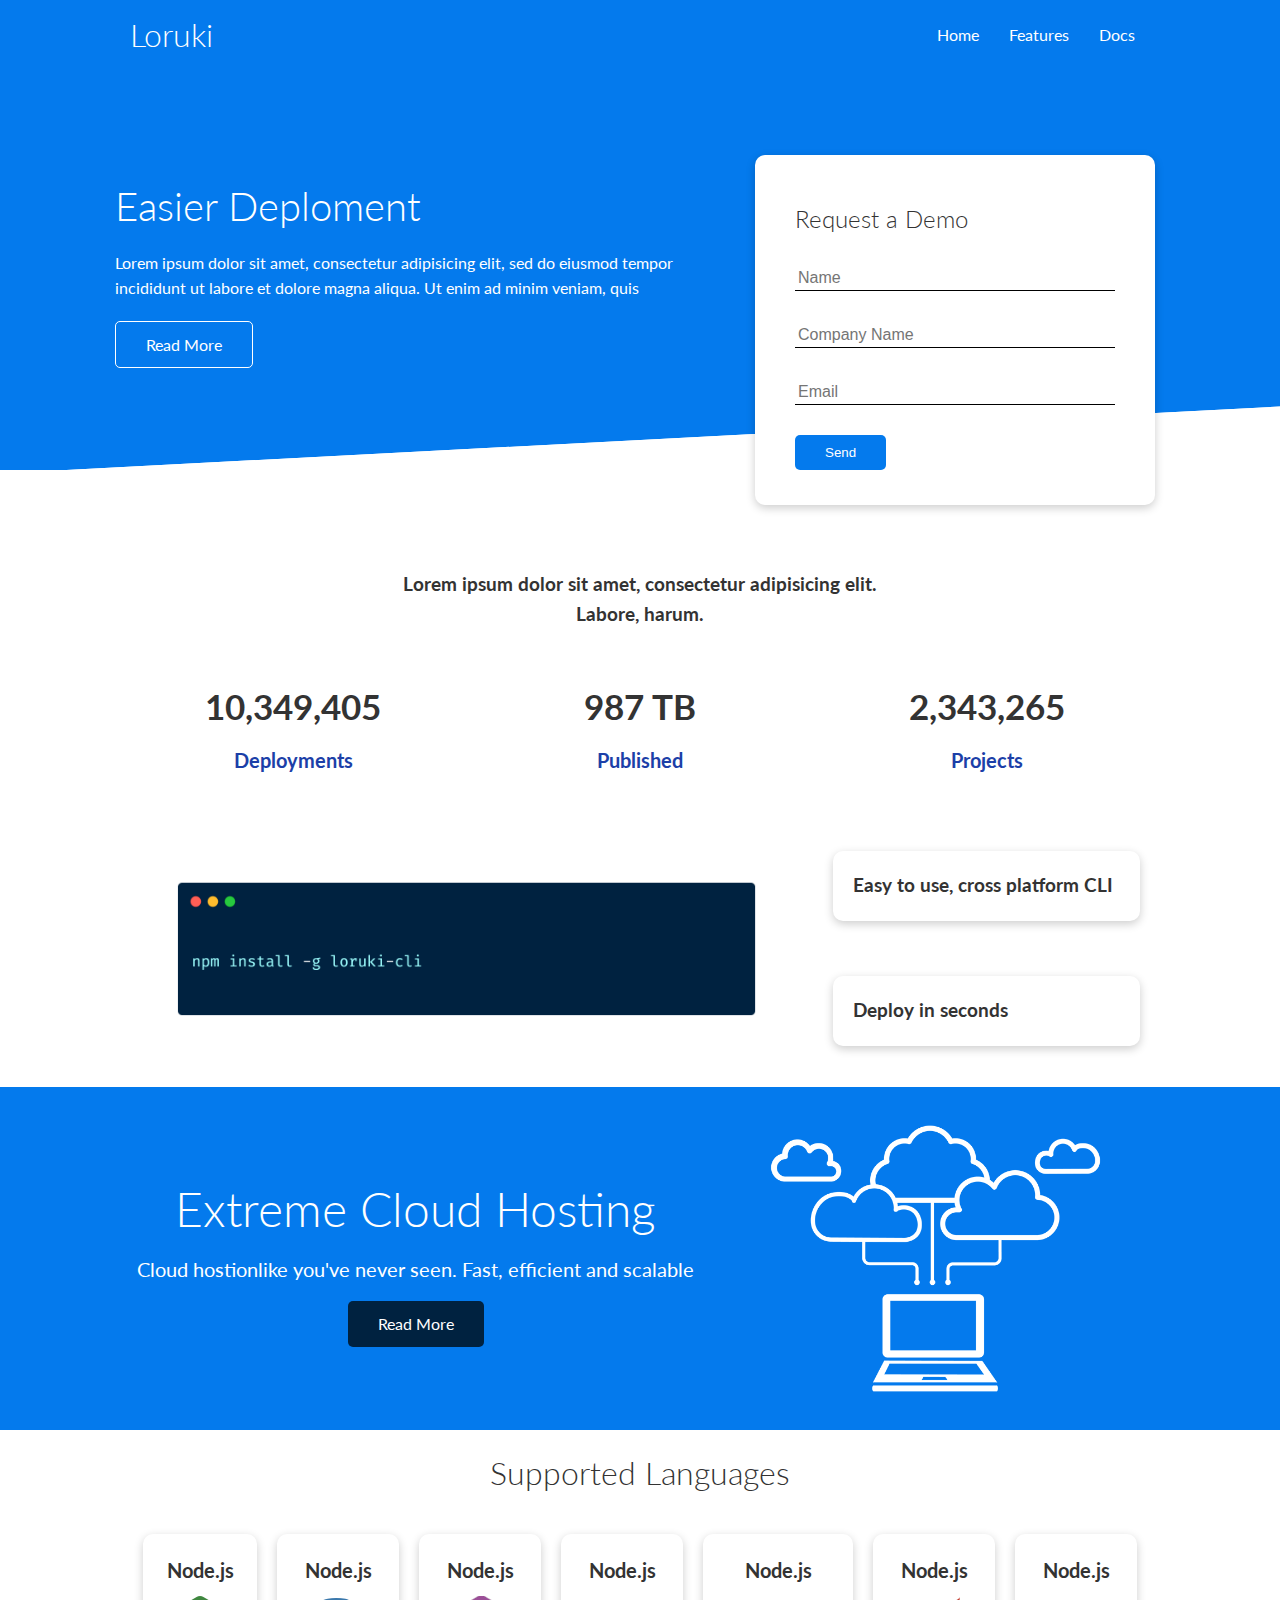
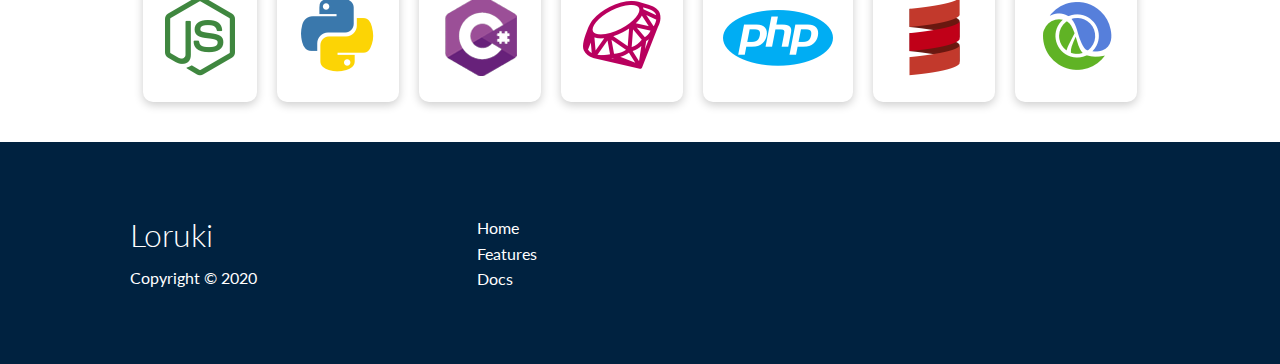
<file: index.html>
<!DOCTYPE html>
<html lang="en">
  <head>
    <meta charset="utf-8">
    <meta name="viewport" content="width=device-width, initial-scale=1.0">
    <link rel="stylesheet" href="https://cdnjs.cloudflare.com/ajax/libs/font-awesome/5.15.1/css/all.min.css" integrity="sha512-+4zCK9k+qNFUR5X+cKL9EIR+ZOhtIloNl9GIKS57V1MyNsYpYcUrUeQc9vNfzsWfV28IaLL3i96P9sdNyeRssA==" crossorigin="anonymous" />
    <link rel="stylesheet" href="css/utilities.css">
    <link rel="stylesheet" href="css/style.css">
    <title>Loruki | Cloud Hosting For Everyone</title>
  </head>
  <body>
    <!-- Navbar -->
    <div class="navbar">
      <div class="container flex">
        <h1 class="logo">Loruki</h1>
        <nav>
          <ul>
            <li><a href="index.html">Home</a></li>
            <li><a href="features.html">Features</a></li>
            <li><a href="docs.html">Docs</a></li>
          </ul>
        </nav>
      </div>
    </div>
    <!-- Showcase -->
    <section class="showcase">
      <div class="container grid">
        <div class="showcase-text">
          <h1>Easier Deploment</h1>
          <p>Lorem ipsum dolor sit amet,
            consectetur adipisicing elit,
            sed do eiusmod tempor incididunt
            ut labore et dolore magna aliqua.
            Ut enim ad minim veniam, quis </p>
            <a href="features.html" class="btn
              btn-outline">Read More</a>
        </div>

        <div class="showcase-form card">
          <h2>Request a Demo</h2>
          <form>
            <div class="form-control">
              <input type="text" name="name" placeholder="Name" required>
            </div>
            <div class="form-control">
              <input type="text" name="company" placeholder="Company Name" required>
            </div>
            <div class="form-control">
              <input type="email" name="email" placeholder="Email" required>
            </div>
            <input type="submit" value="Send" class="btn btn-primary">
          </form>
        </div>
      </div>
    </section>

    <!--Stats -->
    <section class="stats">
      <div class="container">
        <h3 class="stats-heading text-center my-1">
           Lorem ipsum dolor sit amet, consectetur adipisicing elit.
           Labore, harum.
        </h3>

        <div class="grid grid-3 text-center my-4">
          <div>
            <i class="fas fa-server fa-3x"></i>
            <h3>10,349,405</h3>
            <p class="text-secondary">Deployments</p>
          </div>
          <div>
            <i class="fas fa-upload fa-3x"></i>
            <h3>987 TB</h3>
            <p class="text-secondary">Published</p>
          </div>
          <div>
            <i class="fas fa-project-diagram fa-3x"></i>
            <h3>2,343,265</h3>
            <p class="text-secondary">Projects</p>
          </div>
        </div>
      </div>
    </section>

    <!-- Cli -->
    <section class="cli">
      <div class="container grid">
        <img src="images/cli.png" alt="">
        <div class="card">
          <h3>Easy to use, cross platform CLI</h3>
        </div>
        <div class="card">
          <h3>Deploy in seconds</h3>
        </div>
      </div>
    </section>

    <!-- Cloud -->
    <section class="cloud bg-primary my-2 py-2">
      <div class="container grid">
        <div class="text-center">
          <h2 class="lg">Extreme Cloud Hosting</h2>
          <p class="lead my-1">Cloud hostionlike you've never seen.
            Fast, efficient and scalable</p>
            <a href="features.html" class="btn btn-dark">Read More</a>
        </div>
        <img src="images/cloud.png" alt="">
      </div>
    </section>

    <!-- Languages -->
    <section class="languages">
      <h2 class="md text-center my-2">
        Supported Languages
      </h2>
      <div class="container flex">
        <div class="card">
          <h4>Node.js</h4>
          <img src="images/logos/node.png" alt="">
        </div>
        <div class="card">
          <h4>Node.js</h4>
          <img src="images/logos/python.png" alt="">
        </div>
        <div class="card">
          <h4>Node.js</h4>
          <img src="images/logos/csharp.png" alt="">
        </div>
        <div class="card">
          <h4>Node.js</h4>
          <img src="images/logos/ruby.png" alt="">
        </div>
        <div class="card">
          <h4>Node.js</h4>
          <img src="images/logos/php.png" alt="">
        </div>
        <div class="card">
          <h4>Node.js</h4>
          <img src="images/logos/scala.png" alt="">
        </div>
        <div class="card">
          <h4>Node.js</h4>
          <img src="images/logos/clojure.png" alt="">
        </div>
      </div>
    </section>

    <!-- Footer -->
    <footer class="footer bg-dark py-5">
      <div class="container grid grid-3">
        <div>
          <h1>Loruki
          </h1>
          <p>Copyright &copy; 2020</p>
        </div>
        <nav>
          <ul>
            <li><a href="index.html">Home</a></li>
            <li><a href="features.html">Features</a></li>
            <li><a href="docs.html">Docs</a></li>
          </ul>
        </nav>
        <div class="social">
          <a href="#"><i class="fab fa-github fa-2x"></i></a>
          <a href="#"><i class="fab fa-facebook fa-2x"></i></a>
          <a href="#"><i class="fab fa-instagram fa-2x"></i></a>
          <a href="#"><i class="fab fa-twitter fa-2x"></i></a>
        </div>
      </div>
    </footer>
  </body>
</html>
</file>
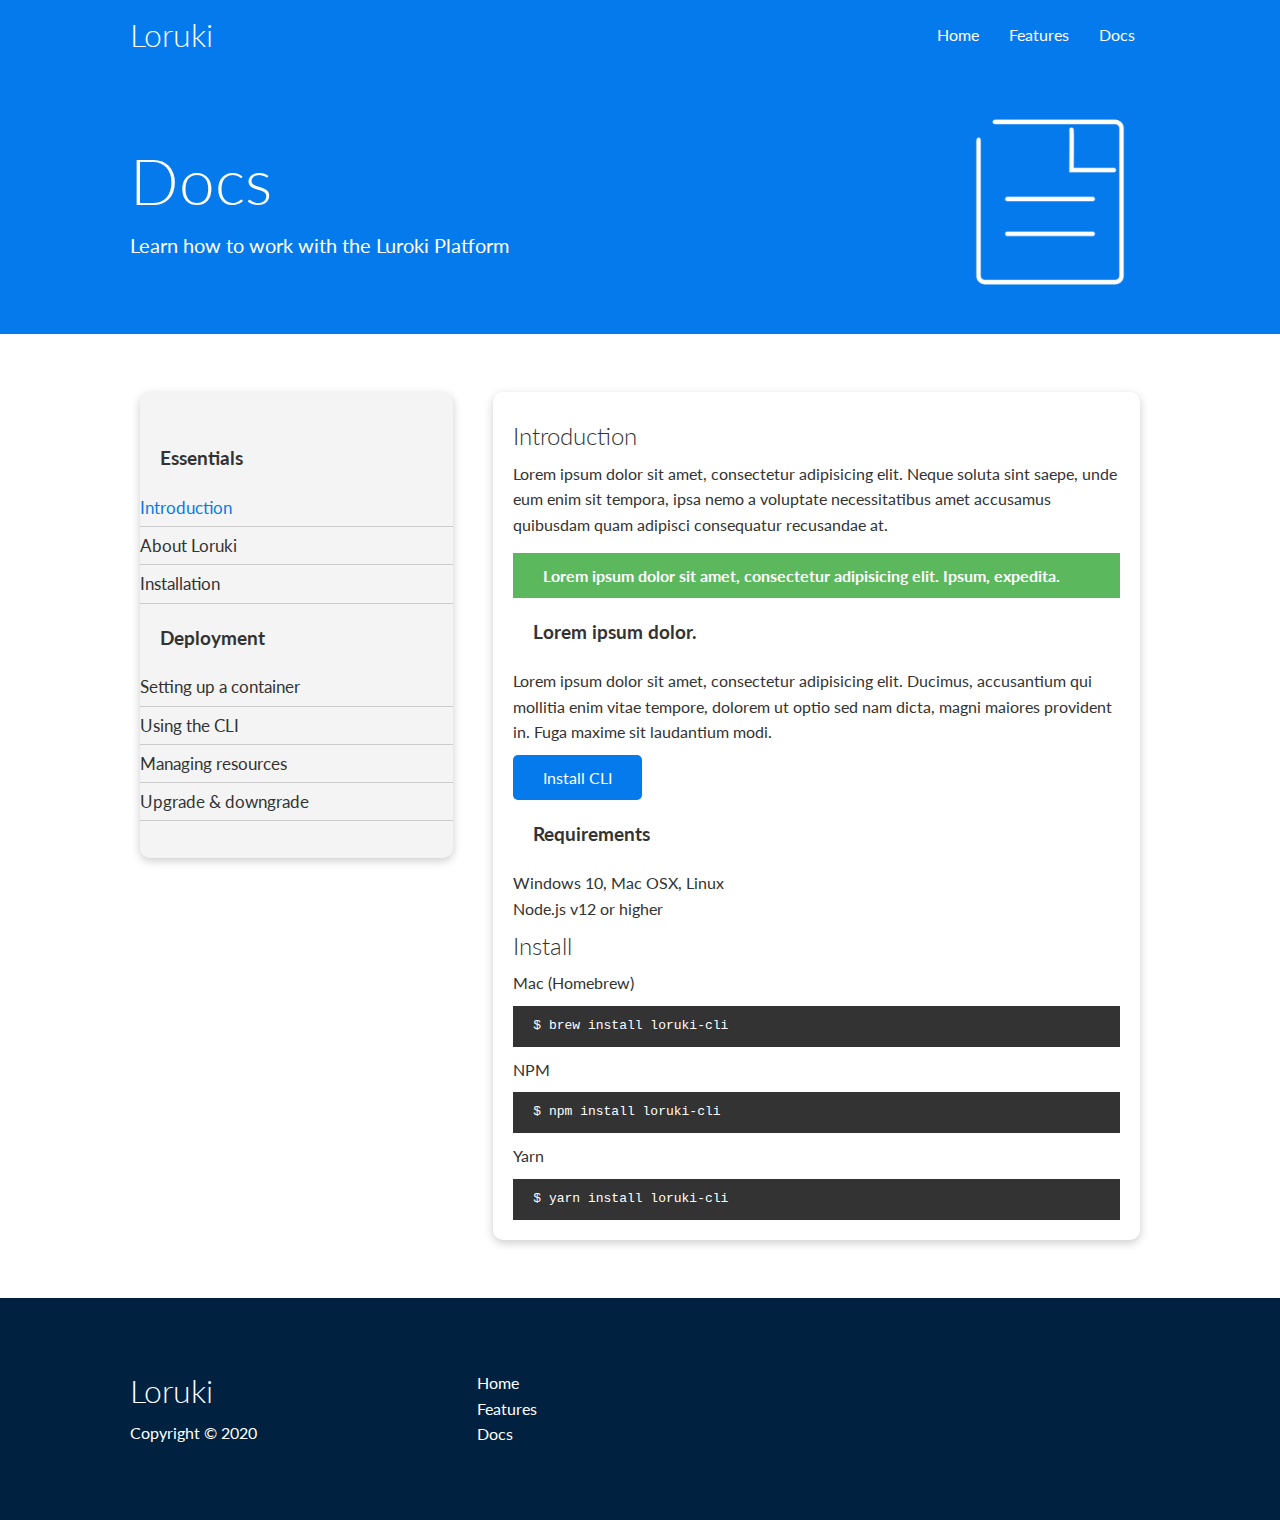
<file: docs.html>
<!DOCTYPE html>
<html lang="en">
  <head>
    <meta charset="utf-8">
    <meta name="viewport" content="width=device-width, initial-scale=1.0">
    <link rel="stylesheet" href="https://cdnjs.cloudflare.com/ajax/libs/font-awesome/5.15.1/css/all.min.css" integrity="sha512-+4zCK9k+qNFUR5X+cKL9EIR+ZOhtIloNl9GIKS57V1MyNsYpYcUrUeQc9vNfzsWfV28IaLL3i96P9sdNyeRssA==" crossorigin="anonymous" />
    <link rel="stylesheet" href="css/utilities.css">
    <link rel="stylesheet" href="css/style.css">
    <title>Loruki | Cloud Hosting For Everyone</title>
  </head>
  <body>
    <!-- Navbar -->
    <div class="navbar">
      <div class="container flex">
        <h1 class="logo">Loruki</h1>
        <nav>
          <ul>
            <li><a href="index.html">Home</a></li>
            <li><a href="features.html">Features</a></li>
            <li><a href="docs.html">Docs</a></li>
          </ul>
        </nav>
      </div>
    </div>

    <!-- Head -->
    <section class="docs-head bg-primary py-3">
      <div class="container grid">
        <div>
          <h1 class="xl">Docs</h1>
          <p class="lead">
            Learn how to work with the Luroki Platform
          </p>
        </div>
        <img src="images/docs.png" alt="">
      </div>
    </section>

    <!-- Docs main -->
    <section class="docs-main my-4">
      <div class="container grid">
        <div class="card bg-light py-3">
          <h3 class="my-3">Essentials</h3>
          <nav>
            <ul>
              <li><a class="text-primary"
                href="#">Introduction</a></li>
              <li><a href="#">About Loruki</a></li>
              <li><a href="#">Installation</a></li>
            </ul>
          </nav>

          <h3 class="my-3">Deployment</h3>
          <nav>
            <ul>
              <li><a href="#">Setting up a container</a></li>
              <li><a href="#">Using the CLI</a></li>
              <li><a href="#">Managing resources</a></li>
              <li><a href="#">Upgrade & downgrade</a></li>
            </ul>
          </nav>
        </div>
        <div class="card">
          <h2>Introduction</h2>
          <p>Lorem ipsum dolor sit amet, consectetur adipisicing
            elit. Neque soluta sint saepe, unde eum enim sit
            tempora, ipsa nemo a voluptate necessitatibus amet
            accusamus quibusdam quam adipisci consequatur
            recusandae at.</p>

            <div class="alert alert-success">
              <i class="fas fa-info"></i> Lorem ipsum dolor sit amet,
              consectetur adipisicing elit. Ipsum, expedita.
            </div>

            <h3>Lorem ipsum dolor.</h3>
            <p>Lorem ipsum dolor sit amet, consectetur adipisicing
              elit. Ducimus, accusantium qui mollitia enim vitae
              tempore, dolorem ut optio sed nam dicta, magni maiores
               provident in. Fuga maxime sit laudantium modi.</p>
            <a href="#" class="btn btn-primary">Install CLI</a>

            <h3>Requirements</h3>
            <ul>
              <li>Windows 10, Mac OSX, Linux</li>
              <li>Node.js v12 or higher</li>
            </ul>

            <h2>Install</h2>
            <p>Mac (Homebrew)</p>
            <pre><code>$ brew install loruki-cli</code></pre>
            <p>NPM</p>
            <pre><code>$ npm install loruki-cli</code></pre>
            <p>Yarn</p>
            <pre><code>$ yarn install loruki-cli</code></pre>
        </div>
      </div>
    </section>

    <!-- Footer -->
    <footer class="footer bg-dark py-5">
      <div class="container grid grid-3">
        <div>
          <h1>Loruki
          </h1>
          <p>Copyright &copy; 2020</p>
        </div>
        <nav>
          <ul>
            <li><a href="index.html">Home</a></li>
            <li><a href="features.html">Features</a></li>
            <li><a href="docs.html">Docs</a></li>
          </ul>
        </nav>
        <div class="social">
          <a href="#"><i class="fab fa-github fa-2x"></i></a>
          <a href="#"><i class="fab fa-facebook fa-2x"></i></a>
          <a href="#"><i class="fab fa-instagram fa-2x"></i></a>
          <a href="#"><i class="fab fa-twitter fa-2x"></i></a>
        </div>
      </div>
    </footer>
  </body>
</html>
</file>
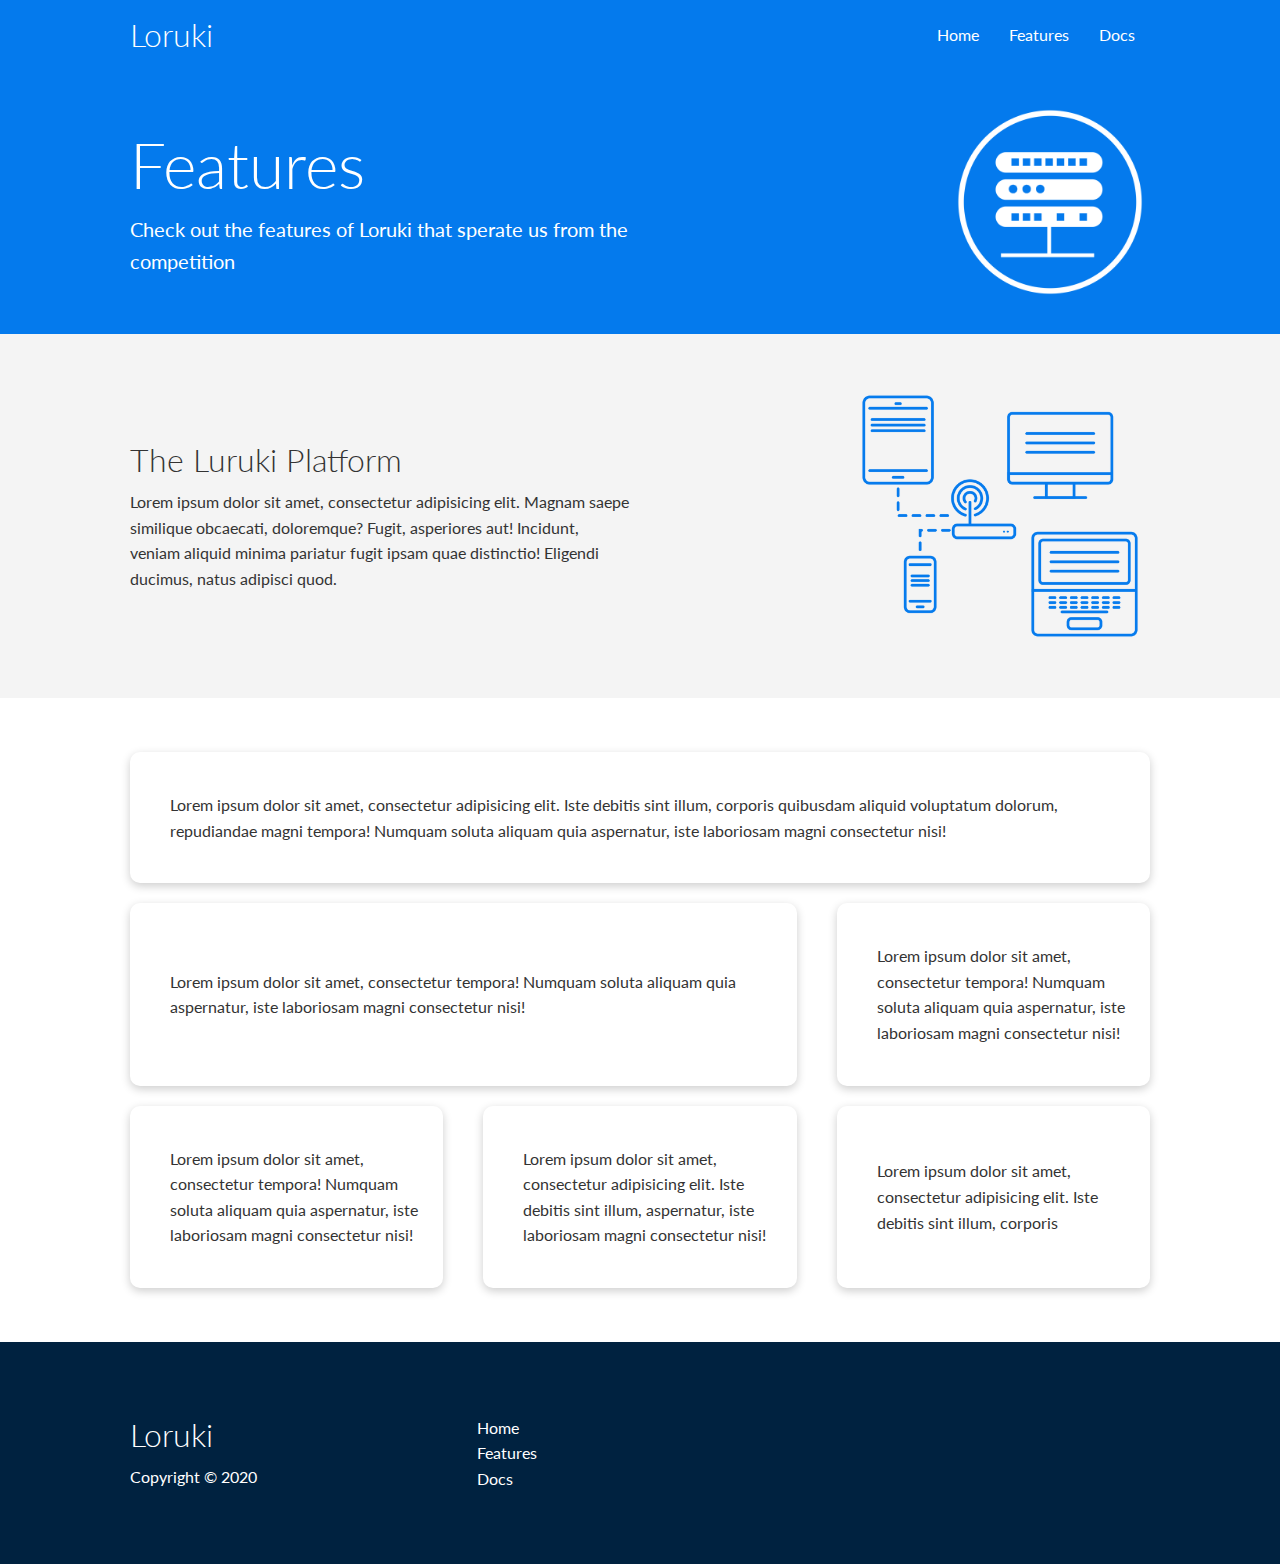
<file: features.html>
<!DOCTYPE html>
<html lang="en">
  <head>
    <meta charset="utf-8">
    <meta name="viewport" content="width=device-width, initial-scale=1.0">
    <link rel="stylesheet" href="https://cdnjs.cloudflare.com/ajax/libs/font-awesome/5.15.1/css/all.min.css" integrity="sha512-+4zCK9k+qNFUR5X+cKL9EIR+ZOhtIloNl9GIKS57V1MyNsYpYcUrUeQc9vNfzsWfV28IaLL3i96P9sdNyeRssA==" crossorigin="anonymous" />
    <link rel="stylesheet" href="css/utilities.css">
    <link rel="stylesheet" href="css/style.css">
    <title>Loruki | Cloud Hosting For Everyone</title>
  </head>
  <body>
    <!-- Navbar -->
    <div class="navbar">
      <div class="container flex">
        <h1 class="logo">Loruki</h1>
        <nav>
          <ul>
            <li><a href="index.html">Home</a></li>
            <li><a href="features.html">Features</a></li>
            <li><a href="docs.html">Docs</a></li>
          </ul>
        </nav>
      </div>
    </div>

    <!-- Head -->
    <section class="features-head bg-primary py-3">
      <div class="container grid">
        <div>
          <h1 class="xl">Features</h1>
          <p class="lead">
            Check out the features of Loruki that
            sperate us from the competition
          </p>
        </div>
        <img src="images/server.png" alt="">
      </div>
    </section>

    <!-- Sub head -->
    <section class="features-sub-head bg-light py-3">
      <div class="container grid">
        <div>
          <p class="lead">
          <h1 class="md">The Luruki Platform</h1>
            Lorem ipsum dolor sit amet, consectetur
            adipisicing elit. Magnam saepe similique
            obcaecati, doloremque? Fugit, asperiores
            aut! Incidunt, veniam aliquid minima pariatur
            fugit ipsam quae distinctio! Eligendi ducimus,
            natus adipisci quod.
          </p>
        </div>
        <img src="images/server2.png" alt="">
      </div>
    </section>

    <section class="features-main my-2">
      <div class="container grid grid-3">
        <div class="card flex">
          <i class="fas fa-server fa-3x"></i>
          <p> Lorem ipsum dolor sit amet, consectetur
            adipisicing elit. Iste debitis sint illum,
            corporis quibusdam aliquid voluptatum dolorum,
            repudiandae magni tempora! Numquam soluta aliquam
            quia aspernatur, iste laboriosam magni consectetur
            nisi!</p>
        </div>
        <div class="card flex">
          <i class="fas fa-laptop-code fa-3x"></i>
          <p> Lorem ipsum dolor sit amet, consectetur
            tempora! Numquam soluta aliquam
            quia aspernatur, iste laboriosam magni consectetur
            nisi!</p>
        </div>
        <div class="card flex">
          <i class="fas fa-network-wired fa-3x"></i>
          <p> Lorem ipsum dolor sit amet, consectetur
            tempora! Numquam soluta aliquam
            quia aspernatur, iste laboriosam magni consectetur
            nisi!</p>
        </div>
        <div class="card flex">
          <i class="fas fa-database fa-3x"></i>
          <p> Lorem ipsum dolor sit amet, consectetur
            tempora! Numquam soluta aliquam
            quia aspernatur, iste laboriosam magni consectetur
            nisi!</p>
        </div>
        <div class="card flex">
          <i class="fas fa-power-off fa-3x"></i>
          <p> Lorem ipsum dolor sit amet, consectetur
            adipisicing elit. Iste debitis sint illum,
            aspernatur, iste laboriosam magni consectetur
            nisi!</p>
        </div>
        <div class="card flex">
          <i class="fas fa-upload fa-3x"></i>
          <p> Lorem ipsum dolor sit amet, consectetur
            adipisicing elit. Iste debitis sint illum,
            corporis </p>
        </div>
      </div>
    </section>

    <!-- Footer -->
    <footer class="footer bg-dark py-5">
      <div class="container grid grid-3">
        <div>
          <h1>Loruki
          </h1>
          <p>Copyright &copy; 2020</p>
        </div>
        <nav>
          <ul>
            <li><a href="index.html">Home</a></li>
            <li><a href="features.html">Features</a></li>
            <li><a href="docs.html">Docs</a></li>
          </ul>
        </nav>
        <div class="social">
          <a href="#"><i class="fab fa-github fa-2x"></i></a>
          <a href="#"><i class="fab fa-facebook fa-2x"></i></a>
          <a href="#"><i class="fab fa-instagram fa-2x"></i></a>
          <a href="#"><i class="fab fa-twitter fa-2x"></i></a>
        </div>
      </div>
    </footer>
  </body>
</html>
</file>
<file: css/utilities.css>
.container {
  max-width: 1100px;
  margin: 0 auto;
  overflow: auto;
  padding: 0 40px;
}

.card {
  background-color: #fff;
  color: #333;
  border-radius: 10px;
  box-shadow: 0 3px 10px rgba(0, 0, 0, 0.2);
  padding: 20px;
  margin: 10px;
}

.btn {
  display: inline-block;
  padding: 10px 30px;
  cursor: pointer;
  background: var(--primary-color);
  color: #fff;
  border: none;
  border-radius: 5px;
}

.btn-outline {
  background-color: transparent;
  border: 1px #fff solid;
}

.btn:hover {
  transform: scale(0.98);
}

/* Backgrounds & colored buttons */
.bg-primary,
.btn-primary {
  background-color: var(--primary-color);
  color: #fff;
}

.bg-secondary,
.btn-secondary {
  background-color: var(--secondary-color);
  color: #fff;
}

.bg-dark,
.btn-dark {
  background-color: var(--dark-color);
  color: #fff;
}

.bg-primary a,
.btn-primary a,
.bg-secondary a,
.btn-secondary a,
.bg-dark a,
.btn-dark a {
  color: #fff;
}

.bg-light,
.btn-light {
  background-color: var(--light-color);
  color: #333;
}

/* Test colors */
.text-primary {
  color: var(--primary-color);
}

.text-secondary {
  color: var(--secondary-color);
}

.text-dark {
  color: var(--dark-color);
}

.text-light {
  color: var(--light-color);
}

/* Text Sizes */
.lead {
  font-size: 20px;
}

.sm {
  font-size: 1rem;
}

.md {
  font-size: 2rem;
}

.lg {
  font-size: 3rem;
}

.xl {
  font-size: 4rem;
}

.text-center {
  text-align: center;
}

/* Alert */
.alert {
   background-color: var(--light-color);
   padding: 10px 20px;
   font-weight: bold;
   margin: 15px 0;
}

.alert i {
  margin-right: 10px;
}

.alert-success {
  background-color: var(--success-color);
  color: #fff;
}

.alert-error {
  background-color: var(--error-color);
  color: #fff;
}

.flex {
  display: flex;
  justify-content: center;
  align-items: center;
  height: 100%;
}

.grid {
  display:  grid;
  grid-template-columns: repeat(2, 1fr);
  gap: 20px;
  justify-content: center;
  align-items: center;
  height: 100%;
}

.grid-3 {
  grid-template-columns: repeat(3, 1fr);
}

/* Margins */
.my-1 {
  margin: 1rem 0;
}

.my-2 {
  margin: 1.5rem 0;
}

.my-3 {
  margin: 2rem 0;
}

.my-4 {
  margin: 3rem 0;
}

.my-5 {
  margin: 4rem 0;
}

.m-1 {
  margin: 1rem;
}

.m-2 {
  margin: 1.5rem;
}

.m-3 {
  margin: 2rem;
}

.m-4 {
  margin: 3rem;
}

.m-5 {
  margin: 4rem;
}

/* Padding */
.py-1 {
  padding: 1rem 0;
}

.py-2 {
  padding: 1.5rem 0;
}

.py-3 {
  padding: 2rem 0;
}

.py-4 {
  padding: 3rem 0;
}

.py-5 {
  padding: 4rem 0;
}

.p-1 {
  padding: 1rem;
}

.p-2 {
  padding: 1.5rem;
}

.p-3 {
  padding: 2rem;
}

.p-4 {
  padding: 3rem;
}

.p-5 {
  padding: 4rem;
}
</file>
<file: css/style.css>
@import url('https://fonts.googleapis.com/css2?family=Lato:wght@300&display=swap');

:root {
  --primary-color: #047aed;
  --secondary-color: #1c3fa8;
  --dark-color: #002240;
  --light-color: #f4f4f4;
  --success-color: #5cb85c;
  --error-color: #d9534f;
}

* {
   box-sizing: border-box;
   padding: 0;
   margin: 0;
 }

body {
  font-family: 'Lato', sans-serif;
  color: #333;
  line-height: 1.6;
}

ul {
  list-style-type: none;
}

a {
  text-decoration: none;
  color: #333;
}

h1, h2 {
  font-weight: 300;
  line-height: 1.2;
  margin: 10px 0;
}

p {
  margin: 10px 0;
}

img {
  width: 100%;
}

code,
pre {
  background-color: #333;
  color: #fff;
  padding: 10px;
}

.hidden {
  visibility: hidden;
}
/* Navbar */
.navbar {
  background-color: var(--primary-color);
  color: #fff;
  height: 70px;
}

.navbar ul {
  display: flex;
}

.navbar a {
  color: #fff;
  padding: 10px;
  margin: 0 5px;
}
.navbar a:hover {
  border-bottom: 2px #fff solid;
}

.navbar .flex {
  justify-content: space-between;
}

/* Showcase */
.showcase {
  height: 400px;
  background-color: var(--primary-color);
  color: #fff;
  position: relative;
}

.showcase h1 {
  font-size: 40px;
}

.showcase p {
  margin: 20px 0;
}

.showcase .grid {
  overflow: visible;
  grid-template-columns: 55% 45%;
  gap: 30px;
}

.showcase-text {
  animation: slideInFromLeft 1s ease-in;
}

.showcase-form {
  position: relative;
  top: 60px;
  height: 350px;
  width: 400px;
  padding: 40px;
  z-index: 100;
  justify-self: flex-end;
  animation: slideInFromRight 1s ease-in;
}

.showcase-form .form-control {
  margin: 30px 0;
}

.showcase-form input[type='text'],
.showcase-form input[type='email'] {
  border: 0;
  border-bottom: 1px solid ;
  width: 100%;
  padding: 3px;
  font-size: 16px;
  }

.showcase-form input:focus {
  outline: none;
}

.showcase::before,
.showcase::after {
  content: '';
  position: absolute;
  height: 100px;
  bottom: -70px;
  right: 0;
  left: 0;
  background: #fff;
  transform: skewY(-3deg);
  -webkit-transform: skewY(-3deg);
  -moz-transform: skewY(-3deg);
  -ms-transform: skewY(-3deg);
}

/* Stats */
.stats {
  padding-top: 100px;
  animation: slideInFromBottom 1s ease-in;
}

.stats-heading {
  max-width: 500px;
  margin: auto;
}

.stats .grid h3 {
  font-size: 35px;
}

.stats .grid p {
  font-size: 20px;
  font-weight: bold;
}

/* Cli */
.cli .grid {
  grid-template-columns: repeat(3, 1fr);
  grid-template-rows: repeat(2, 1fr);
}

.cli .grid > *:first-child {
  grid-column: 1 / span 2;
  grid-row: 1 / span 2;
}

/* Cloud */
.cloud .grid {
  grid-template-columns: 4fr 3fr;
}

/* Languages */
.languages .flex {
  flex-wrap: wrap;
}

.languages .card {
  text-align: center;
  margin: 18px 10px 40px;
  transition: transform 0.2s ease-in;
}

.languages .card h4 {
  font-size: 20px;
  margin-bottom: 10px;
}

.languages .card:hover {
  transform: translateY(-15px);
}

/* Features */
.features-head img,
.docs-head img {
  width: 200px;
  justify-self: flex-end;
}

.features-sub-head img {
  width: 300px;
  justify-self: flex-end;
}

.features-main .card > i {
  margin-right: 20px;
}

.features-main .grid {
  padding: 30px;
}

.features-main .grid > *:first-child {
  grid-column: 1 / span 3;
}

.features-main .grid > *:nth-child(2) {
  grid-column: 1 / span 2;
}

/* Docs */
.docs-main h3 {
  margin: 20px;
}

.docs-main .grid {
  grid-template-columns: 1fr 2fr;
  align-items: flex-start;
}

.docs-main nav li {
  font-size: 17px;
  padding-bottom: 5px;
  margin-bottom: 5px;
  border-bottom: 1px #ccc solid;
}

.docs-main a:hover {
  font-weight: bold;
}
/* Footer */
.footer .social a {
  margin: 0 10px;
}

/* Animation */
@keyframes slideInFromLeft {
  0% {
    transform: translateX(-100%);
  }

  100% {
    transform: translateX(0);
  }
}

@keyframes slideInFromRight {
  0% {
    transform: translateX(100%);
  }

  100% {
    transform: translateX(0);
  }
}

@keyframes slideInFromTop {
  0% {
    transform: translateY(-100%);
  }

  100% {
    transform: translateX(0);
  }
}

@keyframes slideInFromBottom {
  0% {
    transform: translateY(100%);
  }

  100% {
    transform: translateX(0);
  }
}

/* Tablets and under */
@media (max-width: 768px) {
  .grid,
  .showcase .grid,
  .stats .grid,
  .cli .grid,
  .cloud .grid,
  .features-main .grid,
  .docs-main {
    grid-template-columns: 1fr;
    grid-template-rows: 1fr;
  }

  .showcase {
    height: auto;
  }

  .showcase-text {
    text-align: center;
    margin-top: 40px;
    animation: slideInFromTop 1s ease-in;
  }

  .showcase-form {
    justify-self: center;
    margin: auto;
    animation: slideInFromBottom 1s ease-in;
  }

  .cli .grid > *:first-child {
    grid-column: 1;
    grid-row: 1;
  }

  .features-head,
  .features-sub-head,
  .docs-head {
    text-align: center;
  }

  .features-head img,
  .features-sub-head img,
  .docs-head img {
    justify-self: center;
  }

  .features-main .grid > *:first-child,
  .features-main .grid > *:nth-child(2) {
    grid-column: 1;
  }
}

/* Mobile */
@media (max-width: 500px) {
  .navbar {
    height: 110px;
  }

  .navbar .flex {
    flex-direction: column;
  }

  .navbar ul {
    padding: 10px;
    background-color: rgba(0, 0, 0, 0.1);
  }
}
</file>
